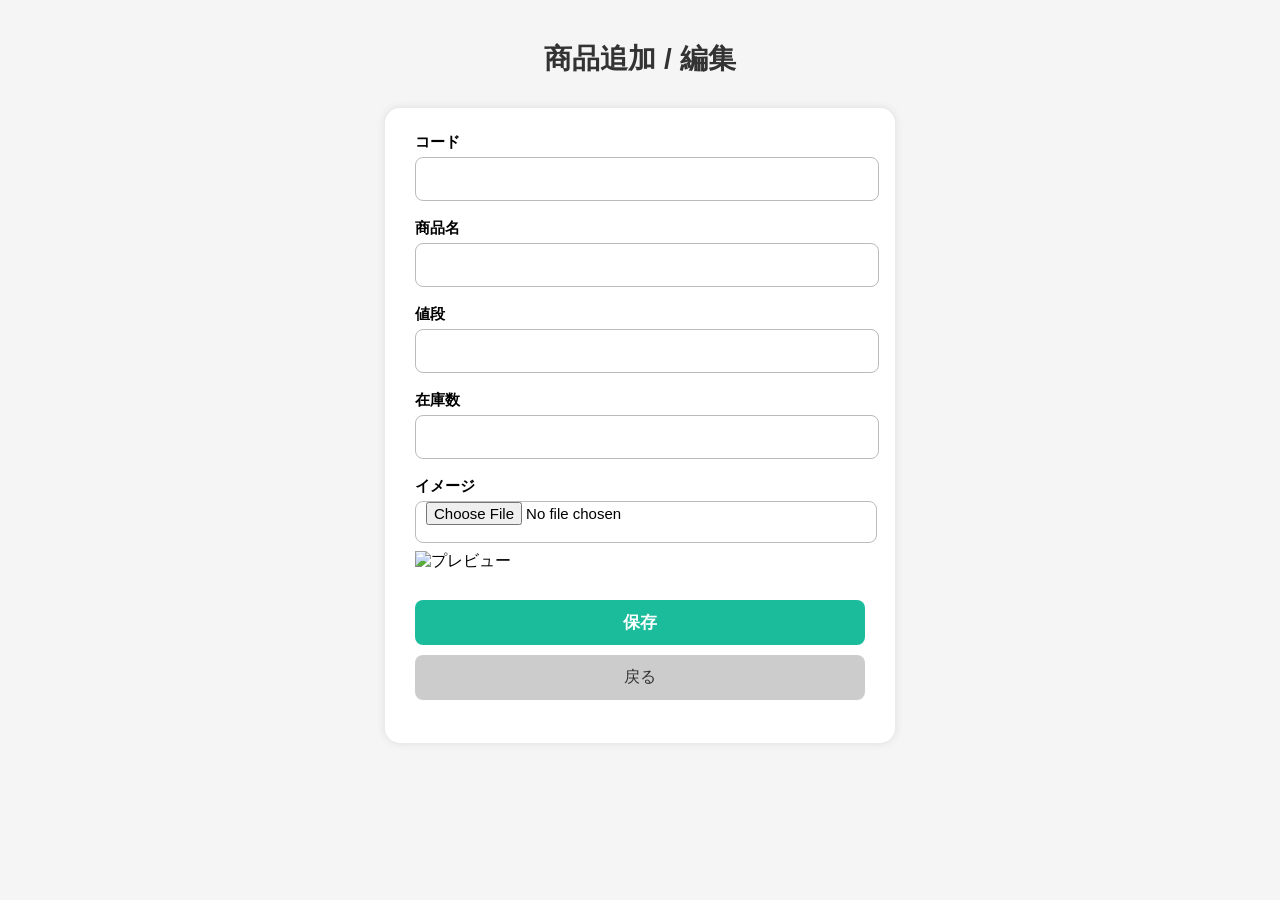
<file: b02.2222(da chinh sua)/html/Addproduct.html>
<!DOCTYPE html>
<html lang="ja">
<head>
    <meta charset="UTF-8">
    <title>商品追加（編集）</title>
    <link rel="stylesheet" href="../css/Addproduct.css">
    <script src="../js/Addproduct.js" defer></script>
</head>
<body>

    <div class="container">
        <h1>商品追加 / 編集</h1>

        <form id="productForm">
            <div class="form-row">
                <label for="codeInput">コード</label>
                <input type="text" id="codeInput" required>
                <div id="codeError" class="error"></div>
            </div>

            <div class="form-row">
                <label for="nameInput">商品名</label>
                <input type="text" id="nameInput" required>
                <div id="nameError" class="error"></div>
            </div>

            <div class="form-row">
                <label for="priceInput">値段</label>
                <input type="number" id="priceInput" required>
                <div id="priceError" class="error"></div>
            </div>

            <div class="form-row">
                <label for="stockInput">在庫数</label>
                <input type="number" id="stockInput" required>
                <div id="stockError" class="error"></div>
            </div>

            <div class="form-row">
                <label for="imageInput">イメージ</label>
                <input type="file" id="imageInput" accept="image/*">
                <img id="preview" alt="プレビュー" style="max-width: 200px; display: block; margin-top: 8px;">
                <div id="imgError" class="error"></div>
            </div>
            <div class="form-buttons">
                <button type="submit">保存</button>
                <button type="button" onclick="window.location.href='ProductManagement.html'">戻る</button>
            </div>
        </form>
    </div>
</body>
</html>
</file>
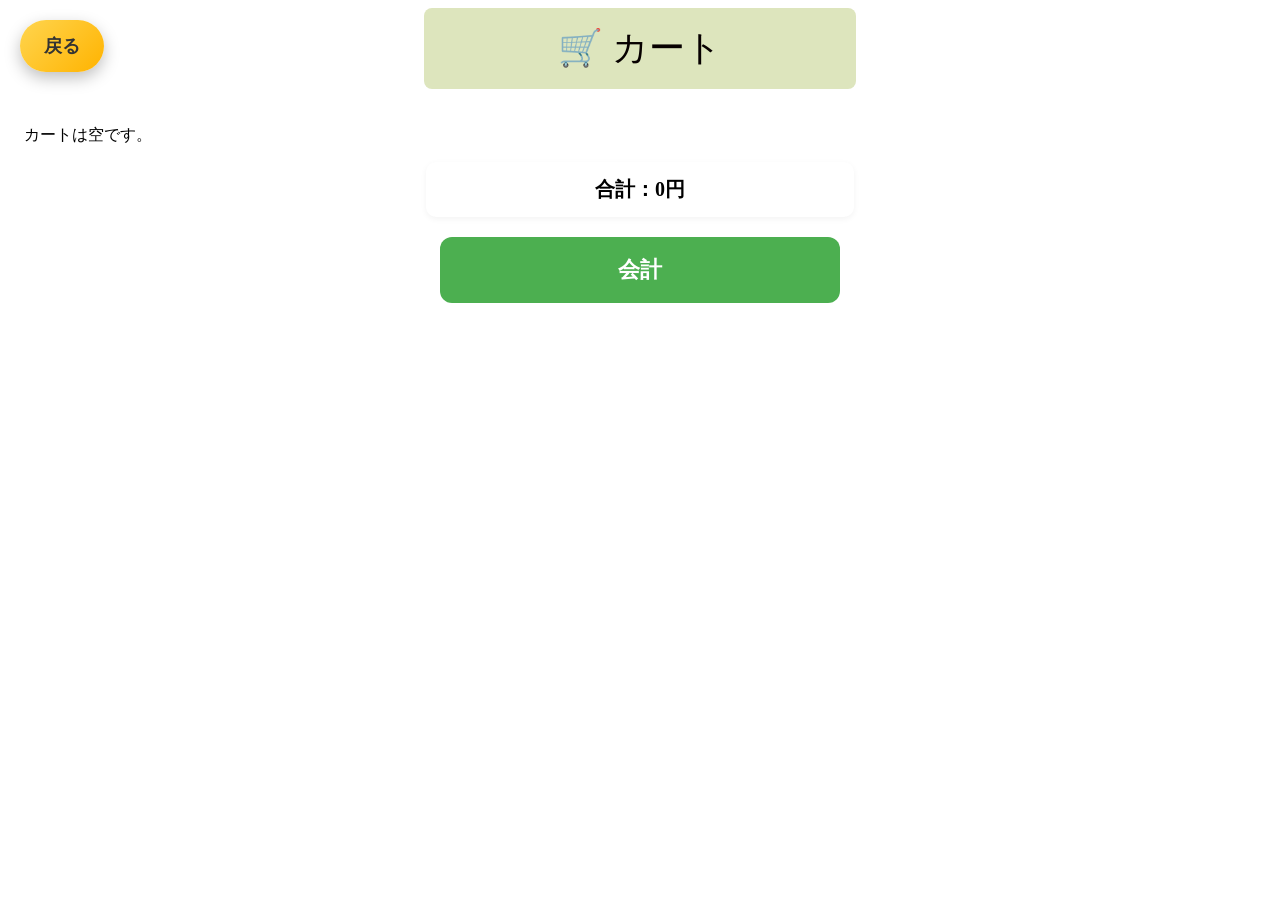
<file: b02.2222(da chinh sua)/html/cart.html>
<!DOCTYPE html>
<html lang="ja">
<head>
<meta charset="UTF-8">
<title>カート</title>
<link rel="stylesheet" href="../css/Cart.css">
</head>
 
<body>
<button class = "back" onclick="window.location.href='Product.html'">戻る</button>
<header>🛒 カート</header>
 
<div id="list"></div>
 
<div class="total-box">
  合計：<span id="total">0</span>円
</div>
 
<button class="pay" onclick="window.location.href='Pay.html'">会計</button>
 
 
<script src="../js/cart.js"></script>
</body>
</html>
</file>
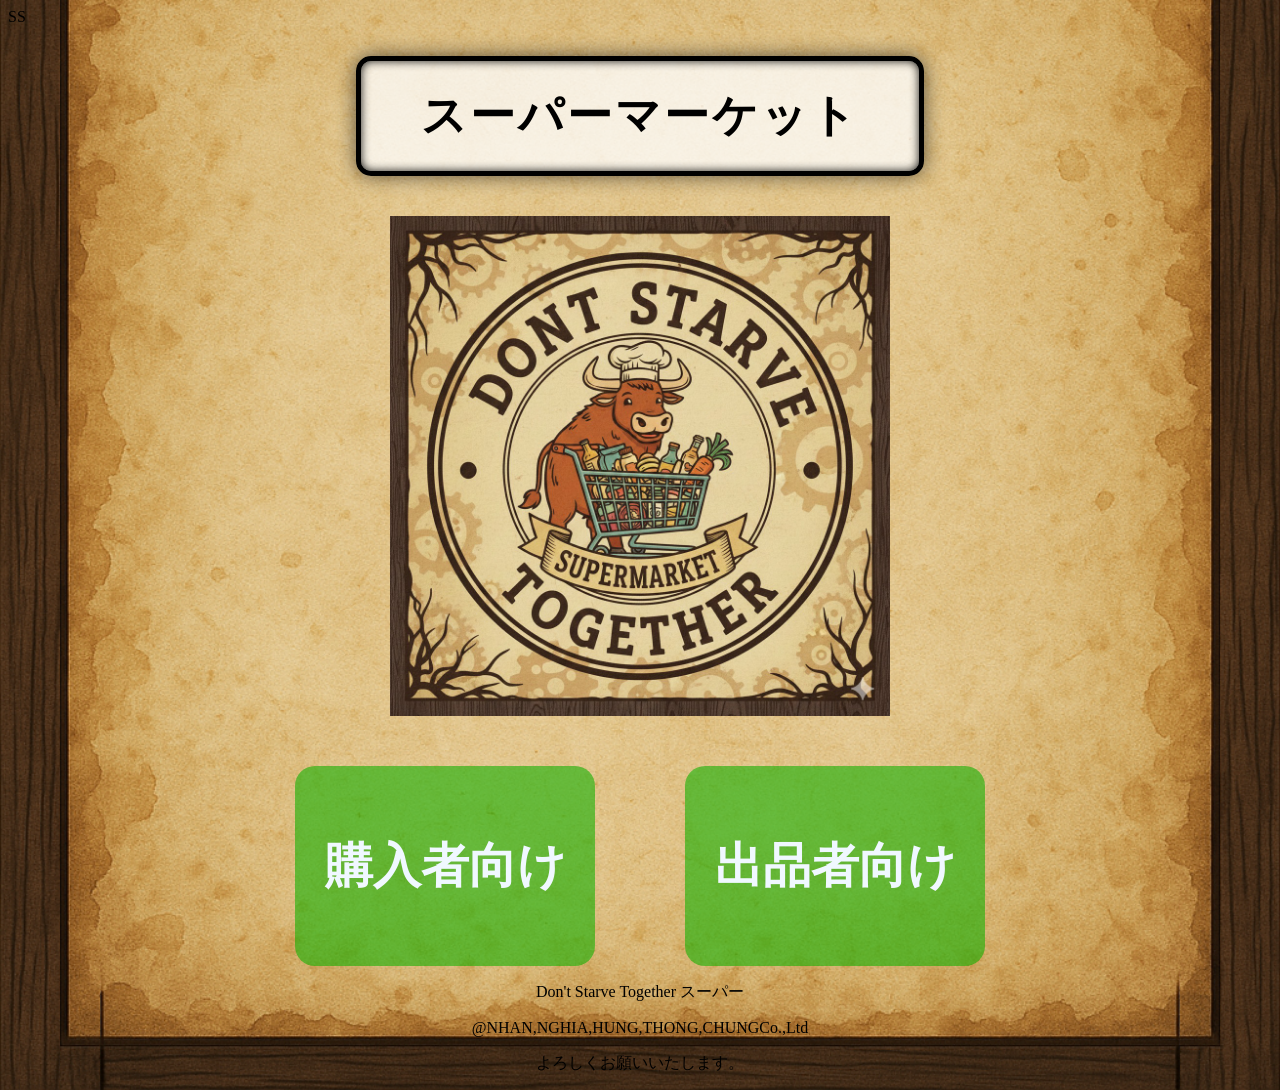
<file: b02.2222(da chinh sua)/html/HomePage.html>
<!DOCTYPE html>
<html lang="ja">
<head>
 <meta charset="UTF-8">SS
 <meta http-equiv="x-ua-compatible" content="IE=edge">
 <meta name=”author” content="ke2b, DON'T STARVE TOGETHER">
 <title>HomePage</title>
 <link rel="stylesheet" href="../css/HomePage.css">
</head> 
<body class="body">
    <h1>スーパーマーケット</h1>
    <img src="../img/Logo.jpg" alt="DON'T STARVE TOGETHER"class="logo">
    <div class="container">
        <button onclick="window.location.href='./Product.html'" class="buttonC">購入者向け</button>
        <button type="button" class="buttonP" onclick="window.location.href='../security/html/ADlogin.html'">出品者向け</button>
    </div>
    <div class="footer">
        <p> Don't Starve Together スーパー</p>
        <p>@NHAN,NGHIA,HUNG,THONG,CHUNGCo.,Ltd </p>
        <p>よろしくお願いいたします。</p>
    </div>
</body>
</html>
</file>
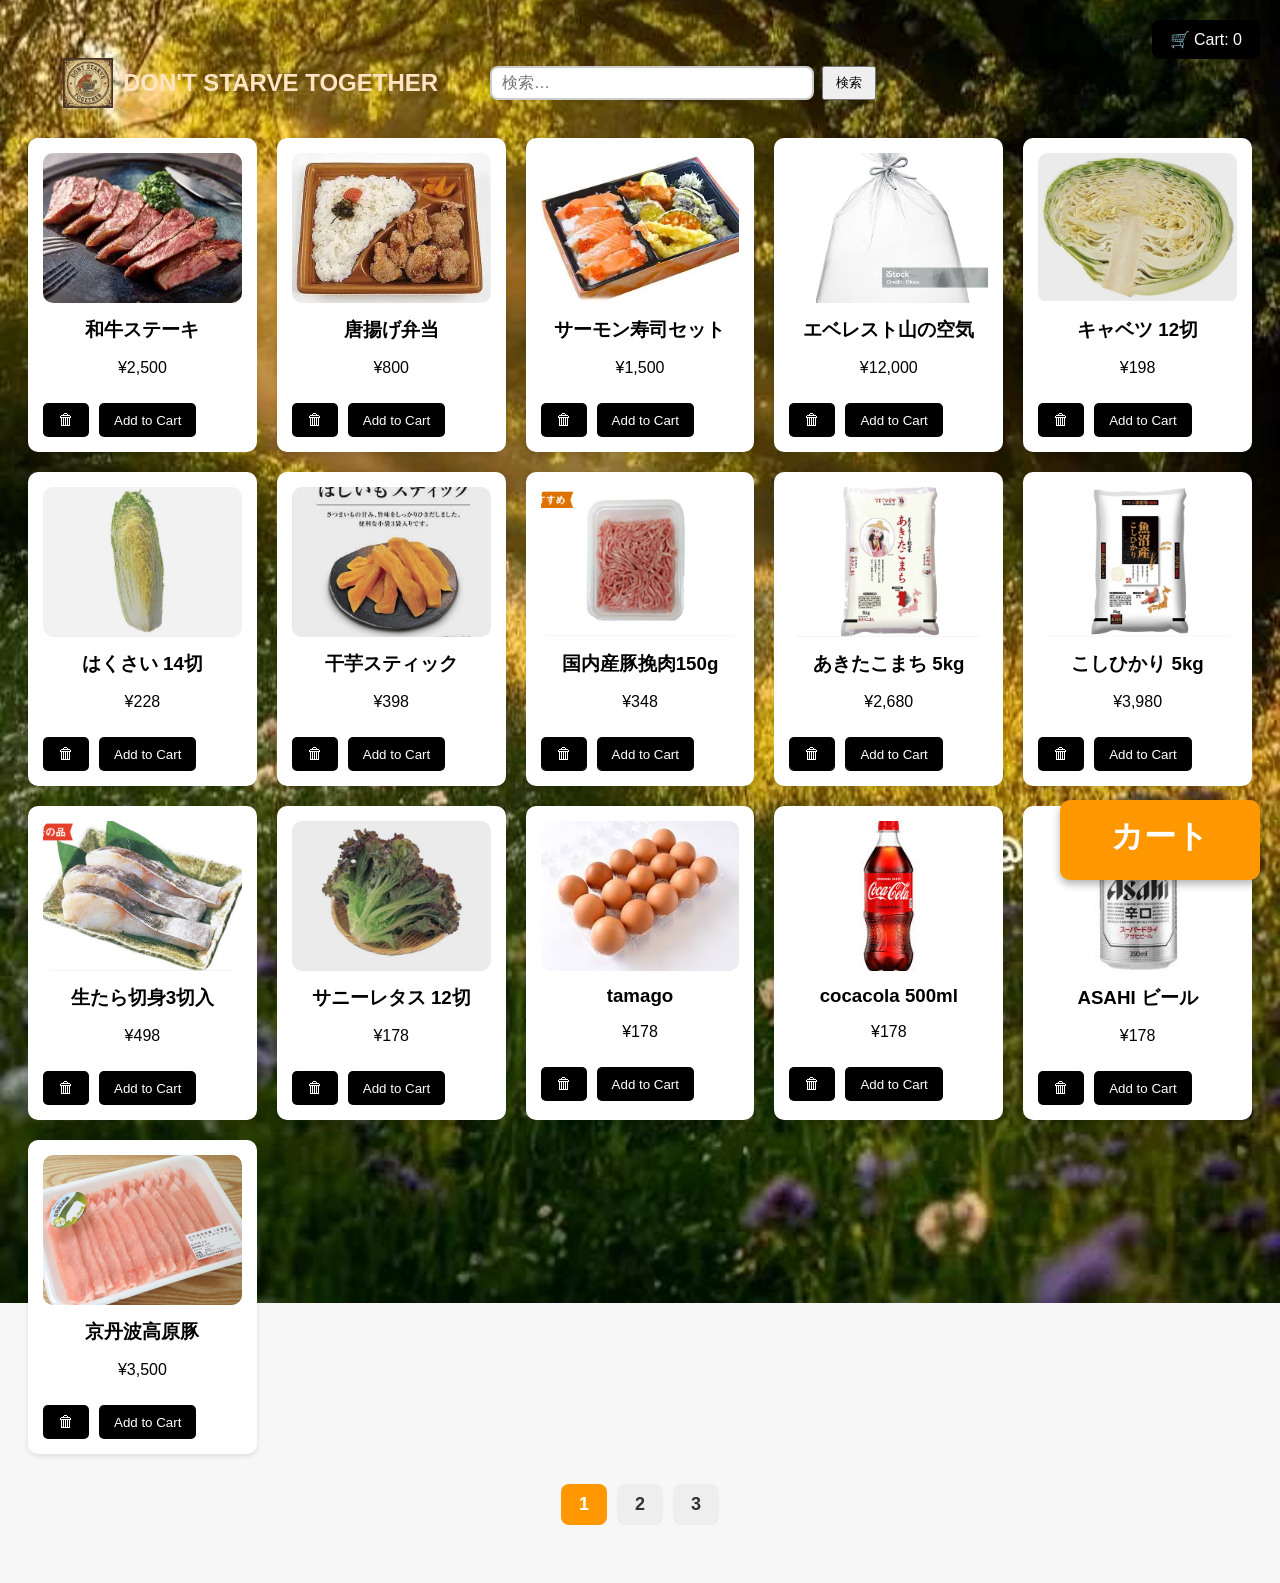
<file: b02.2222(da chinh sua)/html/Product.html>
<!DOCTYPE html>
<html lang="ja">
<head>
  <meta charset="UTF-8" />
  <meta http-equiv="x-ua-compatible" content="IE=edge" />
  <meta name="author" content="ke2b, DON'T STARVE TOGETHER" />
  <meta name="viewport" content="width=device-width, initial-scale=1.0" />
  <title>Product</title>

  <link rel="stylesheet" href="../css/Product.css">
</head>
<body>

  <!-- Nếu "次へ" là sang trang giỏ/checkout thì đổi link phù hợp -->
  <a href="cart.html" class="view-cart-btn">カート</a>

  <!-- Giỏ hàng ở góc -->
  <div class="cart-bar" onclick="goToCart()">
    🛒 Cart: <span id="cartCount">0</span>
  </div>

  <!-- Header + Search bar -->
  <div class="header-container">
    <div class="site-header">
      <img src="../img/Logo.jpg" alt="DST Logo" class="logo">
      <span>DON'T STARVE TOGETHER</span>
    </div>

    <div class="search-bar">
      <input type="text" placeholder="検索…" id="searchInput">
      <button onclick="searchProduct()">検索</button>
    </div>
  </div>

  <!-- ✅ Render sản phẩm từ localStorage -->
  <div class="product-list" id="productList"></div>

  <!-- Phân trang (nếu bạn muốn giữ) -->
  <div class="pagination">
    <a href="product.html" class="active">1</a>
    <a href="page2.html">2</a>
    <a href="page3.html">3</a>
  </div>

  <!-- ✅ Quan trọng: để lấy DEFAULT_PRODUCTS -->
  <script src="../js/DefaultProducts.js"></script>
  <script src="../js/Product.js"></script>
</body>
</html>
</file>
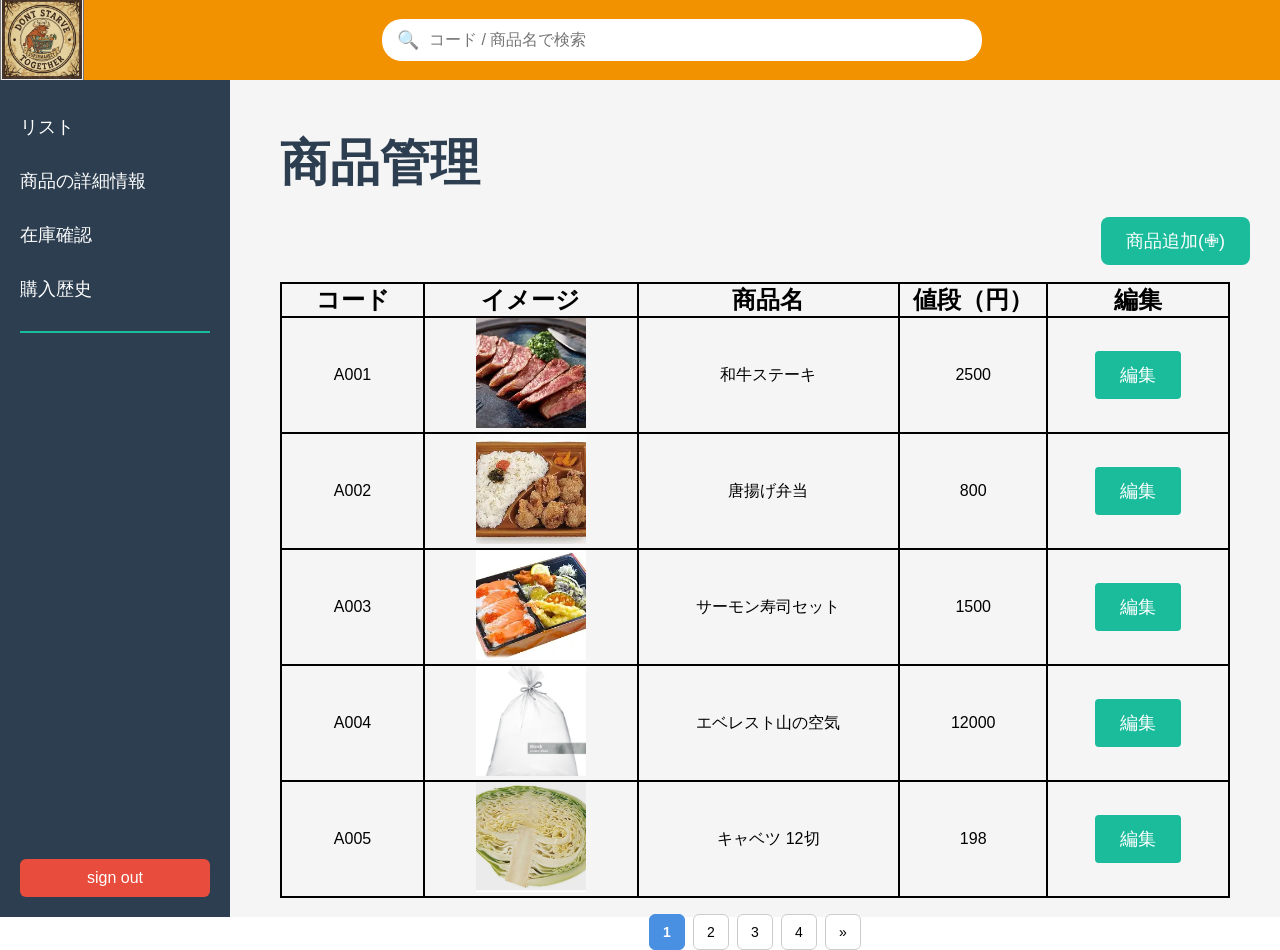
<file: b02.2222(da chinh sua)/html/ProductManagement.html>
<!DOCTYPE html>
<html lang="ja">
<head>
 <meta charset="UTF-8">
 <meta http-equiv="x-ua-compatible" content="IE=edge">
 <meta name=”author” content="ke2b, DON'T STARVE TOGETHER">
 <title>Cart</title>
  <link rel="stylesheet" href="../css/ProductManagement.css">
</head> 
<body>
    <div class="head">
        <button class="buttonlogo"><img src="../img/Logo.jpg" alt="logo"></button>
        <div class="search">
            <span class="icon">🔍</span>
            <input type="text" placeholder="コード / 商品名で検索" id="search">
        </div>
    </div>

    <div class="container">
        <div class="navigation"> 
            <span>リスト</span>
            <span><a href="/html/ProductDetails.html">商品の詳細情報</a></span>
            <span><a href="/html/ProductStatus.html">在庫確認</a></span>
            <span><a>購入歴史</a></span>
            <hr>
            <button onclick="window.location.href='/html/HomePage.html'">sign out</button>
        </div>
        <div class="body">
            <h1>商品管理</h1>
                <button onclick="window.location.href='/html/Addproduct.html'" class="buttonAddproduct">商品追加(✙)</button>
            <div class="Displaypage">

                <table style="border: 1px solid; border-collapse: collapse;">
                    <thead>
                        <tr>
                            <th id="code">コード</th>
                            <th id="img">イメージ</th>
                            <th id="productname">商品名</th>
                            <th id="cost">値段（円）</th>
                            <th id=edit>編集</th>
                        </tr>
                    </thead>
                    <tbody id="productTableBody">
                        
                    </tbody>
                </table>
                <div id="pagination" class="pagination"></div>
            </div>
        </div>
    </div>
    <script src="../js/DefaultProducts.js"></script>
    <script src="../js/ProductManagement.js"></script>
</body>
</html>
</file>
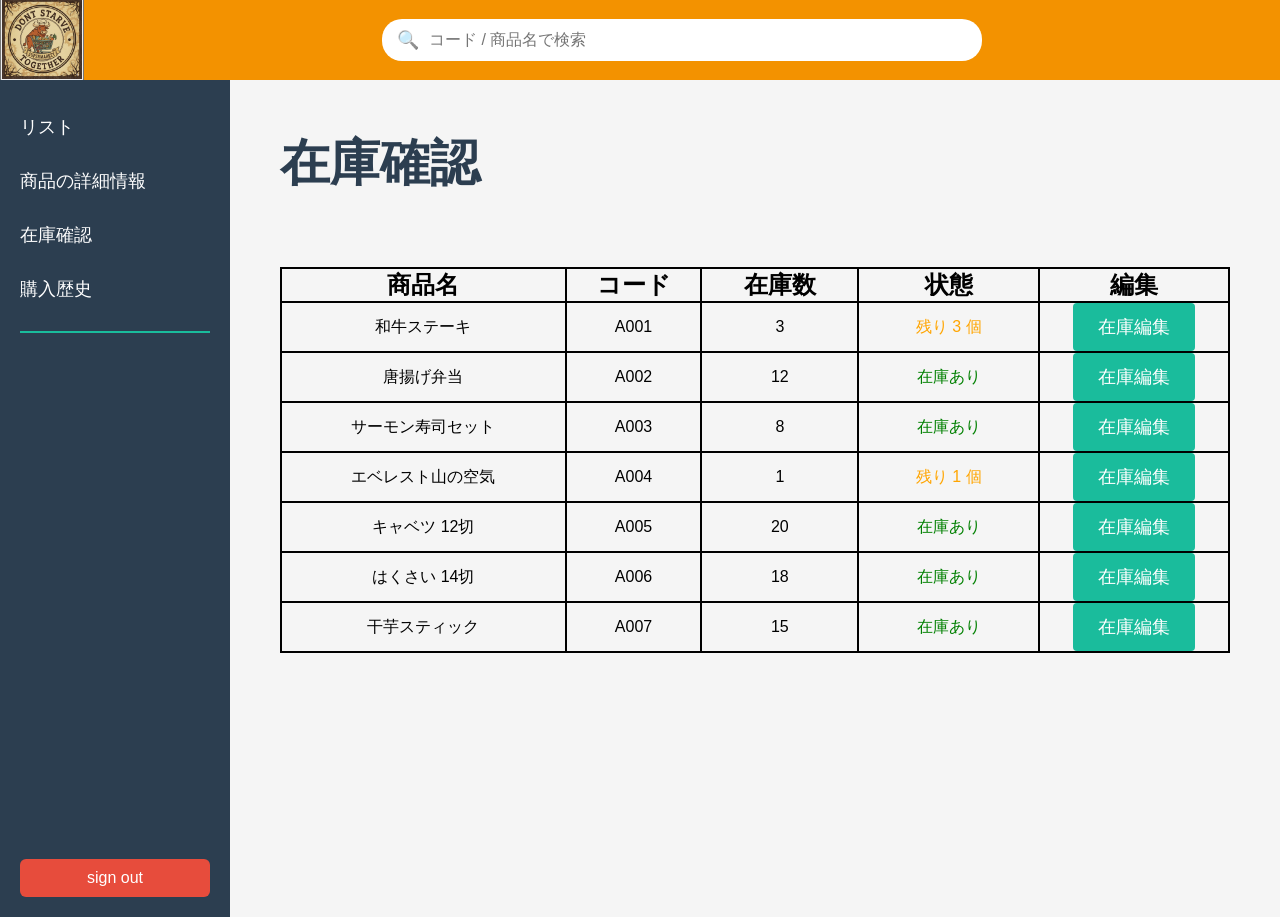
<file: b02.2222(da chinh sua)/html/ProductStatus.html>
<!DOCTYPE html>
<html lang="ja">
<head>
  <meta charset="UTF-8" />
  <title>在庫確認</title>
  <link rel="stylesheet" href="../css/StockCheck.css" />
</head>
<body>
  <div class="head">
    <button onclick="window.location.href='/html/ProductManagement.html'" class="buttonlogo">
      <img src="../img/Logo.jpg" alt="logo">
    </button>

    <div class="search">
      <span class="icon">🔍</span>
      <input type="text" placeholder="コード / 商品名で検索" id="search">
    </div>
  </div>

  <div class="container">
    <div class="navigation">
      <span><a href="/html/ProductManagement.html">リスト</a></span>
      <span><a href="/html/ProductDetails.html">商品の詳細情報</a></span>
      <span>在庫確認</span>
      <span><a>購入歴史</a></span>
      <hr>
      <button onclick="window.location.href='/html/HomePage.html'">sign out</button>
    </div>

    <div class="body">
      <h1>在庫確認</h1>
        <div class="Displaypage">
            <table style="border: 1px solid; border-collapse: collapse;">
                <thead>
                <tr>
                    <th id="productname">商品名</th>
                    <th id="code">コード</th>
                    <th id="stockquantity">在庫数</th>
                    <th id="status">状態</th>
                    <th id="edit">編集</th>
                </tr>
                </thead>
        <tbody id="stockTableBody"></tbody>
      </table>
      
    </div>
    </div>
  </div>

  <script src="../js/DefaultProducts.js"></script>
  <script src="../js/StockCheck.js"></script>
</body>
</html>
</file>
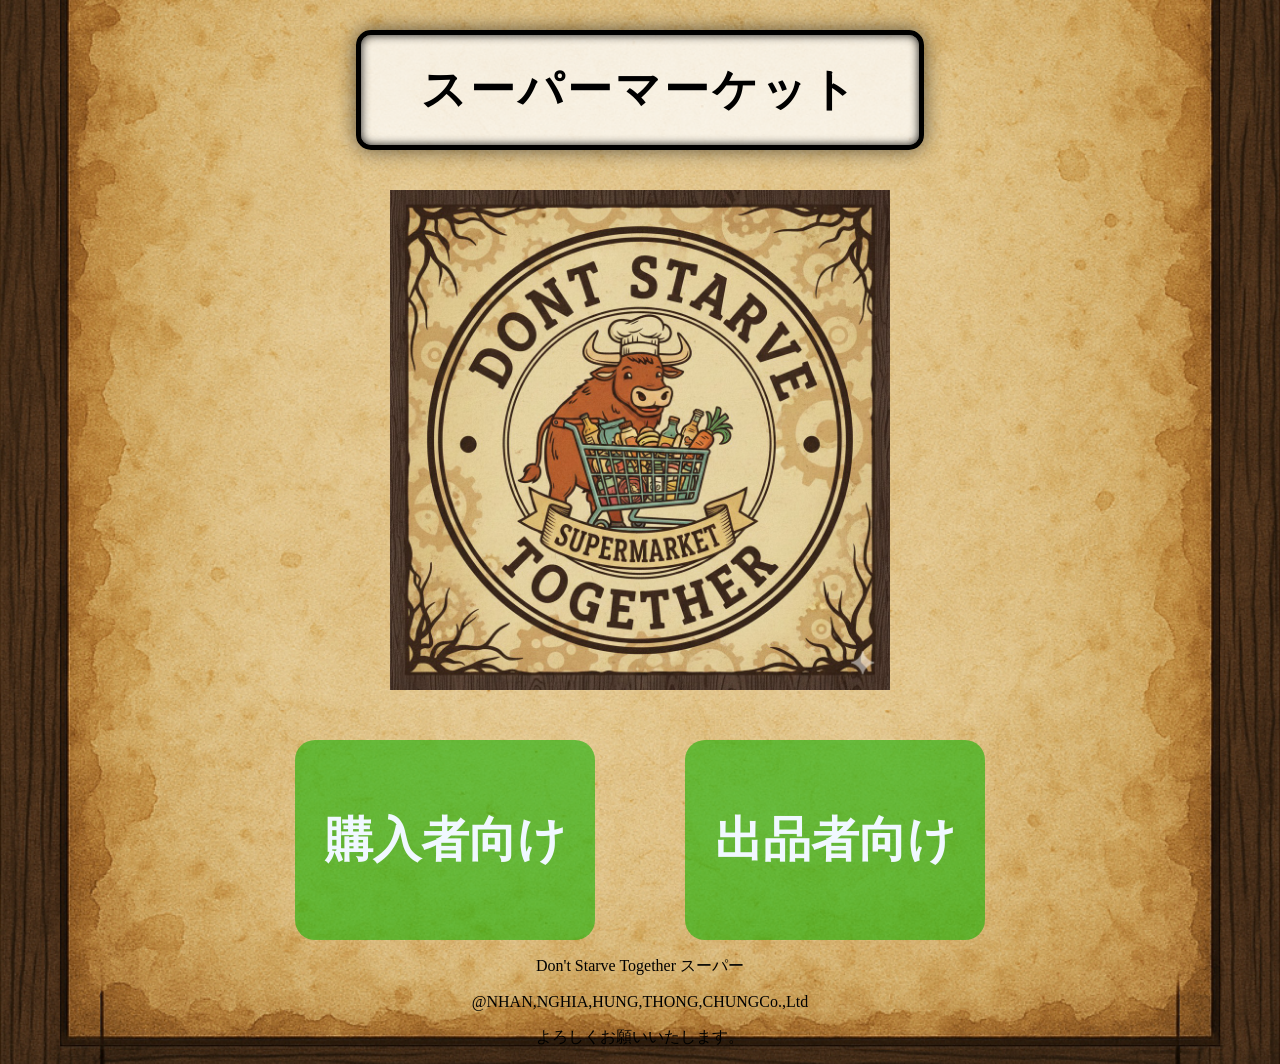
<file: b02/html/HomePage.html>
<!DOCTYPE html>
<html lang="ja">
<head>
 <meta charset="UTF-8">
 <meta http-equiv="x-ua-compatible" content="IE=edge">
 <meta name=”author” content="ke2b, DON'T STARVE TOGETHER">
 <title>HomePage</title>
 <link rel="stylesheet" href="../css/HomePage.css">
</head> 
<body class="body">
    <h1>スーパーマーケット</h1>
    <img src="../img/Logo.jpg" alt="DON'T STARVE TOGETHER"class="logo">
    <div class="container">
        <button onclick="window.location.href='../security/html/UserSignin.php'" class="buttonC">
  購入者向け
</button>

        <button type="button" class="buttonP" onclick="window.location.href='../security/html/ADlogin.html'">出品者向け</button>
    </div>
    <div class="footer">
        <p> Don't Starve Together スーパー</p>
        <p>@NHAN,NGHIA,HUNG,THONG,CHUNGCo.,Ltd </p>
        <p>よろしくお願いいたします。</p>
    </div>
</body>
</html>
</file>
<file: b02.2222(da chinh sua)/css/Addproduct.css>
/* Toàn trang */
body {
    background-color: #f5f5f5;
    font-family: "Segoe UI", sans-serif;
    margin: 0;
    padding: 0;
}

/* Tiêu đề */
h1 {
    text-align: center;
    margin-top: 40px;
    color: #333;
    font-size: 28px;
}

/* Form chính */
#productForm {
    width: 450px;
    margin: 30px auto;
    padding: 25px 30px;
    background: white;
    border-radius: 15px;
    box-shadow: 0 0 10px rgba(0,0,0,0.1);
}

/* Label + Input từng dòng */
#productForm div {
    margin-bottom: 18px;
}

/* Label */
#productForm label {
    font-size: 15px;
    font-weight: bold;
    display: block;
    margin-bottom: 5px;
}

/* Input */
#productForm input {
    width: 100%;
    height: 40px;
    border: 1px solid #bbb;
    border-radius: 8px;
    padding-left: 10px;
    font-size: 15px;
    outline: none;
    transition: 0.2s;
}

/* Hiệu ứng khi focus */
#productForm input:focus {
    border-color: #6d4fa6;      /* tím nhạt giống ô search */
    box-shadow: 0 0 4px rgba(109,79,166,0.5);
}
/* Hiệu ứng khi chưa nhập gì vào trường */
.error {
    color: red;
    font-size: 13px;
    margin-top: 3px;
}

/* Nút 保存 */
#productForm button[type="submit"] {
    width: 100%;
    height: 45px;
    background-color: #1abc9c;   /* xanh giống 商品追加(✙) */
    border: none;
    border-radius: 8px;
    font-size: 17px;
    color: white;
    font-weight: bold;
    cursor: pointer;
    margin-top: 10px;
    transition: 0.2s;
}

/* Hover */
#productForm button[type="submit"]:hover {
    background-color: #17a589;
}

/* Nút 戻る */
#productForm button[type="button"] {
    width: 100%;
    height: 45px;
    background-color: #ccc;
    border: none;
    border-radius: 8px;
    font-size: 16px;
    color: #333;
    cursor: pointer;
    margin-top: 10px;
    transition: 0.2s;
}

#productForm button[type="button"]:hover {
    background-color: #b3b3b3;
}
</file>
<file: b02.2222(da chinh sua)/css/Cart.css>
header {
  /*nút カート*/
  display: block;
  margin: 0 auto 80px;
  width: 80%;
  max-width: 400px;
  align-items: center;
  text-align: center;
  font-size: 36px;
  background-color: #dde5bd;
  color: #070000;
  padding: 16px;
  border-radius: 8px;
  margin-bottom: 20px;
}
 
/* nút quay lại */
.back {
  position: fixed;
  top: 20px;
  left: 20px;
 
  display: flex;
  align-items: center;
  gap: 10px;
 
  padding: 14px 24px;
  font-size: 18px;          /* chữ to hơn */
  font-weight: 700;
 
  color: #333;
  background: linear-gradient(135deg, #FFD54F, #FFB300);
  border: none;
  border-radius: 999px;
 
  cursor: pointer;
  box-shadow: 0 6px 16px rgba(0,0,0,0.25);
  transition: all 0.2s ease;
}
 
.back .icon {
  font-size: 22px;          /* icon to hơn */
  line-height: 1;
}
 
.back:hover {
  transform: translateY(-2px);
  box-shadow: 0 10px 24px rgba(0,0,0,0.3);
  filter: brightness(1.05);
}
 
.back:active {
  transform: scale(0.95);
}
/* tiêu đề giỏ hàng */
.header-title {
  justify-self: center;
  font-size: 36px;
  font-weight: bold;
}
 
/* ===== Cart item ===== */
.cart-item {
  display: flex;
  align-items: center;
  gap: 12px;
  padding: 12px 0;
  border-bottom: 1px solid #ddd;
  min-height: 110px;
}
 
/* ===== Ảnh ===== */
.cart-img {
  width: 80px;
  height: 80px;
  object-fit: cover;
  border-radius: 6px;
}
 
/* ===== Tên sản phẩm + giá ===== */
.cart-info {
  flex: 1;                 /* chiếm toàn bộ bên trái */
}
 
.cart-name {
  font-size: 14px;
  line-height: 1.4;
}
 
.cart-price {
  font-size: 14px;
  color: #e53935;
  font-weight: bold;
}
 
/* ===== CỘT SỐ LƯỢNG (QUAN TRỌNG) ===== */
.cart-qty {
  width: 110px;            /* 🔑 CỐ ĐỊNH ĐỘ RỘNG */
  margin-left: auto;       /* 🔑 ÉP SÁT PHẢI */
  display: flex;
  justify-content: center; /* - 1 + nằm giữa cột */
  align-items: center;
  gap: 6px;
}
 
/* nút + - */
.qty-btn {
  width: 29px;
  height: 29px;
  font-size: 14px;
  border: 1px solid #ccc;
  background: #fff;
  border-radius: 4px;
  cursor: pointer;
}
 
/* số lượng */
.qty-num {
  min-width: 20px;
  text-align: center;
  font-size: 14px;
}
 
/* ===== TẠM TÍNH ===== */
.cart-sub {
  width: 110px;            /* 🔑 cùng width với cart-qty */
  text-align: right;
  font-size: 26px;
  color: #666;
  margin-left: auto;
  text-align: center;
}
 
/* ===== NÚT XOÁ ===== */
.remove-btn {
  width: 32px;
  height: 32px;
  margin-left:10px;
  border: none;
  background: transparent;
  font-size: 20px;
  cursor: pointer;
}
/* ===== Checkout area ===== */
.checkout-box {
  display: flex;
  flex-direction: column;
  align-items: center;     /* 🔑 căn giữa toàn bộ */
  gap: 12px;
  margin-top: 20px;
}
 
/* ===== Tổng tiền ===== */
.total-box {
  display: block;
  margin: 0 auto 20px;
  width: 80%;
  max-width: 400px;
 
  background-color: #fff;
  padding: 14px;
  border-radius: 10px;
 
  font-size: 20px;         /* 🔑 chữ to */
  font-weight: bold;
  text-align: center;      /* 🔑 căn giữa chữ */
 
  box-shadow: 0 2px 6px rgba(0,0,0,0.05);
}
 
/* ===== Nút tính tiền ===== */
button.pay {
  display: block;
  margin: 0 auto 20px;  
  width: 80%;
  max-width: 400px;
 
  padding: 18px 0;
  font-size: 22px;
  font-weight: bold;
 
  background-color: #4caf50;
  color: #fff;
  border: none;
  border-radius: 12px;
  cursor: pointer;
}
 
button.pay:hover {
  background-color: #43a047;
}
</file>
<file: b02.2222(da chinh sua)/css/HomePage.css>
/* Background */
.body {
    background-image: url(../img/homepagebackground.png);
    background-size: cover;
    background-repeat: no-repeat;
    background-position: center;
    background-attachment: fixed; 

}

/* Tiêu đề */
h1 {
        text-align: center;
    color: #000;
    margin-top: 30px;
    font-family: sans-serif;
    font-weight: 900;
    letter-spacing: 3px;
    font-size: 2.8em;

    padding: 25px 60px;
    width: fit-content;
    margin-left: auto;
    margin-right: auto;

    background-color: rgba(255, 255, 255, 0.75);
    border: 5px solid #000;
    border-radius: 15px;

    box-shadow:
        0 0 20px rgba(0,0,0,0.6),
        0 0 10px rgba(0,0,0,0.9) inset;
}
.logo{
    display: block;               /* cho phép margin auto */
    margin: 40px auto 0 auto;     /* căn giữa */                /* chỉnh kích thước */
    height: auto;
    width:500px; 
}

/* --- Container để 2 nút nằm ngang --- */
.container{

    display: flex;
    justify-content: center;     /* căn giữa ngang */
    gap: 90px;                   /* khoảng cách giữa 2 nút */
    margin-top: 50px;
}

/* Nút lớn */
.buttonC, .buttonP {

    font-weight: bold;
    width: 300px;
    height: 200px;
    display: flex;
    justify-content: center;
    align-items: center;
    border: none;
    background-color: rgba(20, 177, 2, 0.6);
    border-radius: 20px;
    cursor: pointer;
    transition: 0.3s;
    font-size: 3em;
    text-decoration: none;
    color: aliceblue;
    font-family: sans-serif;
}

/* Hiệu ứng hover cho cả 2 nút */
.buttonC:hover,
.buttonP:hover {
    background-color: rgba(191, 36, 36, 0.9);
    transform: scale(1.05);
}

.footer{
    text-align: center;
}
</file>
<file: b02.2222(da chinh sua)/css/Product.css>
body {
      font-family: Arial, sans-serif;
      padding: 20px;
      background: #f7f7f7;
    }

    header {

      font-size: 28px;
      font-weight: bold;
      text-align: center;
      position: relative;
    }
    /* Thanh tìm kiếm */
.search-bar {
  justify-content: center;
  position: absolute;
  width: 100%;

}

.search-bar input {
  width: 300px;
  padding: 10px;
  border-radius: 8px;
  border: 2px solid #ccc;
  font-size: 16px;
}

.header-container {
  display: flex;
  align-items: center;
  justify-content: space-between;
  padding: 15px;
  width: 100%;
}

.site-header {
  display: flex;
  align-items: center;
  gap: 10px;
}

.logo {
  width: 80px;
  height: auto;
}

.search-bar {
  display: flex;
  align-items: center;
  gap: 8px;
}

.search-bar input {
  padding: 6px 10px;
  font-size: 16px;
}

.search-bar button {
  padding: 6px 12px;
  cursor: pointer;
}


/* Header logo */
.site-header {
  display: flex;
  align-items: center;
  gap: 10px;
  padding: 10px 20px;
  font-size: 24px;
  font-weight: bold;
  color:bisque
}

.logo {
  width: 50px;
  height: auto;
}

    
    .site-header {
  display: flex;
  align-items: center;
  gap: 10px;          /* khoảng cách ảnh - chữ */
  padding: 15px 20px;
  font-size: 24px;
  font-weight: bold;
}

.logo {
  width: 50px;        /* chỉnh kích cỡ logo */
  height: auto;
}


    /* Nút giỏ hàng */
    .cart-bar {
      position: fixed;
      top: 20px;
      right: 20px;
      background: black;
      color: white;
      padding: 10px 18px;
      border-radius: 8px;
      cursor: pointer;
      font-size: 16px;
      z-index: 1000;
    }
    .cart-bar:hover {
      opacity: 0.85;
    }

    .product-list {
      display: grid;
      grid-template-columns: repeat(auto-fill, minmax(200px, 1fr));
      gap: 20px;
    }
    .product {
      background: #fff;
      padding: 15px;
      border-radius: 10px;
      box-shadow: 0 2px 5px rgba(0,0,0,0.1);
      text-align: center;
    }
    .product img {
      width: 100%;
      height: 150px;
      object-fit: cover;
      border-radius: 10px;
    }
    .product h3 {
      margin: 10px 0 5px;
    }
    .product button {
      margin-top: 10px;
      padding: 8px 15px;
      background: black;
      color: white;
      border: none;
      border-radius: 5px;
      cursor: pointer;
    }
    .product button:hover {
      opacity: 0.8;
    }
.view-cart-btn {
  text-align: center;

  width: 150px;
  height: 50px;
  position: fixed;
  right: 20px;
  bottom: 20px;
  background-color: #ff9800;
  color: white;
  padding: 15px 25px;
  border-radius: 10px;
  text-decoration: none;
  font-size: 2em;
  font-weight: bold;
  box-shadow: 0 4px 8px rgba(0,0,0,0.3);
}
body {
  background-image: url("../img/back.jpg");
  background-size: cover;         /* phủ toàn màn hình */
  background-attachment: fixed;   /* cố định khi cuộn */
  background-position: center;    /* căn giữa */
  background-repeat: no-repeat;
  font-family: Arial, sans-serif;
}

/* Phân trang */
.pagination {
  display: flex;
  justify-content: center;
  margin: 30px 0;
  gap: 10px;
}

.pagination a {
  padding: 10px 18px;
  background: #eee;
  border-radius: 8px;
  text-decoration: none;
  font-size: 18px;
  color: #333;
  font-weight: bold;
}

.pagination a:hover {
  background: #ffb74d;
  color: white;
}

.pagination a.active {
  background: #ff9800;
  color: white;
}
.button-row {
  display: flex;
  gap: 10px;
  margin-top: 10px;
}

.delete-btn {
  background-color: #b30000;
  color: white;
  border: none;
  padding: 8px 12px;
  cursor: pointer;
  border-radius: 5px;
  font-size: 16px;
  transition: 0.2s;
}

.delete-btn:hover {
  background-color: #ff1a1a;
}
</file>
<file: b02.2222(da chinh sua)/css/ProductManagement.css>
/* Reset */
* {
    margin: 0;
    padding: 0;
    box-sizing: border-box;
    font-family: "Segoe UI", sans-serif;
}

/* Header */
.head {
    width: 100%;
    height: 80px;
    background-color: #f39200;   /* màu cam */
    display: flex;
    align-items: center;
}
.head img{
    height: 80px;
}
.search {
    width: 600px;
    background-color: white;
    padding: 10px 15px;
    border-radius: 20px;
    display: flex;
    align-items: center;
    margin: 0 auto;
}

.search .icon {
    font-size: 18px;
    opacity: 0.7;
}

.search input {
    width: 100%;
    border: none;
    outline: none;
    background: transparent;
    font-size: 16px;
    padding-left: 10px;
    color: #333;
}

/* Tổng container chia 2 cột */
.container {
    display: flex;
    height:93vh;
}

/* Navigation bên trái */
.navigation {
    position: relative;
    width: 230px;
    background: #2c3e50;
    color: white;
    padding: 20px;
    display: flex;
    flex-direction: column;
}

.navigation span {
    display: block;
    margin: 15px 0;
    font-size: 18px;
}

.navigation a {
    color: white;
    text-decoration: none;
    cursor: pointer;
}

.navigation a:hover {
    color: #1abc9c;
}

.navigation hr {
    margin: 15px 0;
    border: 1px solid #1abc9c;
}

.navigation button {
    margin-top: auto;
    padding: 10px;
    border: none;
    background: #e74c3c;
    color: white;
    font-size: 16px;
    cursor: pointer;
    border-radius: 6px;
}


.navigation button:hover {
    background: #c0392b;
}

/* Body bên phải */
.body {
    flex: 1;
    padding: 50px;
    background: #f5f5f5;
}

/* Tiêu đề */
.body h1 {
    font-size: 50px;
    margin-bottom: 20px;
    color: #2c3e50;
}

.buttonAddproduct {
    position: absolute;
    padding: 12px 25px;
    background: #1abc9c;
    border: none;
    font-size: 18px;
    border-radius: 8px;
    cursor: pointer;
    color: white;
    transition: 0.2s;
    right: 30px;
}
.body button:hover {
    background: #16a085;
}

.product-img {
    width: 110px;
    height:110px;
    object-fit: cover;
}

.edit-button {
    font-size: 18px;
    padding: 12px 25px;
    background-color: #1abc9c;
    color: #fff;
    border: none;
    border-radius: 4px;
    cursor: pointer;
}

.edit-button:hover {
    opacity: 0.9;
}

.Displaypage{
    padding-top: 65px;
}

/*căn giữa tất cả trong bảng*/
.Displaypage table {
    margin: 0 auto; /* căn giữa toàn bộ bảng trong trang */
}

.Displaypage th,
.Displaypage td {
    text-align: center;      /* căn giữa chữ */
    vertical-align: middle;  /* căn giữa theo chiều dọc */
}

.Displaypage th{
    font-weight: bold;
    font-size: 1.5em;
}
.Displaypage th, .Displaypage td{
    border: 2px solid black;
}

#code {
    width: 160px;
}

#img {
    width: 230px;
}

#productname {
    width: 300px;
}

#cost {
    width: 160px;
}

#edit{
    width: 200px;
}
/* ===== Pagination ===== */
.pagination {
  margin-top: 16px;
  text-align: center;
}

.pagination button {
  min-width: 36px;
  height: 36px;
  margin: 0 4px;
  border-radius: 6px;
  border: 1px solid #ccc;
  background-color: #fff;
  cursor: pointer;
  font-size: 14px;
  transition: all 0.2s ease;
}

.pagination button:hover:not(:disabled) {
  background-color: #4a90e2;
  color: #fff;
  border-color: #4a90e2;
}

.pagination button:disabled {
  background-color: #4a90e2;
  color: #fff;
  border-color: #4a90e2;
  cursor: default;
  font-weight: bold;
}
</file>
<file: b02.2222(da chinh sua)/css/StockCheck.css>
/* Reset */
* {
  margin: 0;
  padding: 0;
  box-sizing: border-box;
  font-family: "Segoe UI", sans-serif;
}

/* Header */
.head {
  width: 100%;
  height: 80px;
  background-color: #f39200; /* màu cam */
  display: flex;
  align-items: center;
}

.head img {
  height: 80px;
}

.search {
  width: 600px;
  background-color: white;
  padding: 10px 15px;
  border-radius: 20px;
  display: flex;
  align-items: center;
  margin: 0 auto;
}

.search .icon {
  font-size: 18px;
  opacity: 0.7;
}

.search input {
  width: 100%;
  border: none;
  outline: none;
  background: transparent;
  font-size: 16px;
  padding-left: 10px;
  color: #333;
}

/* Tổng container chia 2 cột */
.container {
  display: flex;
  height: 93vh;
}

/* Navigation bên trái */
.navigation {
  position: relative;
  width: 230px;
  background: #2c3e50;
  color: white;
  padding: 20px;
  display: flex;
  flex-direction: column;
}

.navigation span {
  display: block;
  margin: 15px 0;
  font-size: 18px;
}

.navigation a {
  color: white;
  text-decoration: none;
  cursor: pointer;
}

.navigation a:hover {
  color: #1abc9c;
}

.navigation hr {
  margin: 15px 0;
  border: 1px solid #1abc9c;
}

.navigation button {
  margin-top: auto;
  padding: 10px;
  border: none;
  background: #e74c3c;
  color: white;
  font-size: 16px;
  cursor: pointer;
  border-radius: 6px;
}

.navigation button:hover {
  background: #c0392b;
}

/* Body bên phải */
.body {
  flex: 1;
  padding: 50px;
  background: #f5f5f5;
}

/* Tiêu đề */
.body h1 {
  font-size: 50px;
  margin-bottom: 20px;
  color: #2c3e50;
}
/* Pagination */
.pagination {
  margin-top: 16px;
  text-align: center;
}

.page-btn {
  min-width: 36px;
  height: 36px;
  margin: 0 4px;
  border-radius: 6px;
  border: 1px solid #ccc;
  background: #fff;
  cursor: pointer;
  font-size: 14px;
  transition: 0.2s;
}

.page-btn:hover:not(:disabled) {
  background: #4a90e2;
  color: #fff;
  border-color: #4a90e2;
}

.page-btn.active,
.page-btn:disabled {
  background: #4a90e2;
  color: #fff;
  border-color: #4a90e2;
  cursor: default;
  font-weight: bold;
}

/* Nút trong body */
.body button:hover {
  background: #16a085;
}

/* Bố cục phần hiển thị bảng */
.Displaypage {
  padding-top: 50px;
}

/* căn giữa tất cả trong bảng */
.Displaypage table {
  margin: 0 auto; /* căn giữa toàn bộ bảng trong trang */
}

.Displaypage th,
.Displaypage td {
  text-align: center;      /* căn giữa chữ */
  vertical-align: middle;  /* căn giữa theo chiều dọc */
}

.Displaypage th {
  font-weight: bold;
  font-size: 1.5em;
}

.Displaypage th,
.Displaypage td {
  border: 2px solid black;
}

/* Nút chỉnh sửa */
.edit-button {
  font-size: 18px;
  padding: 12px 25px;
  background-color: #1abc9c;
  color: #fff;
  border: none;
  border-radius: 4px;
  cursor: pointer;
}

.edit-button:hover {
  opacity: 0.9;
}

/* nếu có hiển thị ảnh */
.product-img {
  width: 110px;
  height: 110px;
  object-fit: cover;
}

/* Chiều rộng cột (đổi theo trang 在庫確認) */
#productname {
  width: 350px;
}

#code {
  width: 160px;
}

#stockquantity {
  width: 190px;
}

#status {
  width: 220px;
}

#edit {
  width: 220px;
}
</file>
<file: b02/css/HomePage.css>
/* Background */
.body {
    background-image: url(../img/homepagebackground.png);
    background-size: cover;
    background-repeat: no-repeat;
    background-position: center;
    background-attachment: fixed; 

}

/* Tiêu đề */
h1 {
        text-align: center;
    color: #000;
    margin-top: 30px;
    font-family: sans-serif;
    font-weight: 900;
    letter-spacing: 3px;
    font-size: 2.8em;

    padding: 25px 60px;
    width: fit-content;
    margin-left: auto;
    margin-right: auto;

    background-color: rgba(255, 255, 255, 0.75);
    border: 5px solid #000;
    border-radius: 15px;

    box-shadow:
        0 0 20px rgba(0,0,0,0.6),
        0 0 10px rgba(0,0,0,0.9) inset;
}
.logo{
    display: block;               /* cho phép margin auto */
    margin: 40px auto 0 auto;     /* căn giữa */                /* chỉnh kích thước */
    height: auto;
    width:500px; 
}

/* --- Container để 2 nút nằm ngang --- */
.container{

    display: flex;
    justify-content: center;     /* căn giữa ngang */
    gap: 90px;                   /* khoảng cách giữa 2 nút */
    margin-top: 50px;
}

/* Nút lớn */
.buttonC, .buttonP {

    font-weight: bold;
    width: 300px;
    height: 200px;
    display: flex;
    justify-content: center;
    align-items: center;
    border: none;
    background-color: rgba(20, 177, 2, 0.6);
    border-radius: 20px;
    cursor: pointer;
    transition: 0.3s;
    font-size: 3em;
    text-decoration: none;
    color: aliceblue;
    font-family: sans-serif;
}

/* Hiệu ứng hover cho cả 2 nút */
.buttonC:hover,
.buttonP:hover {
    background-color: rgba(191, 36, 36, 0.9);
    transform: scale(1.05);
}

.footer{
    text-align: center;
}
</file>
